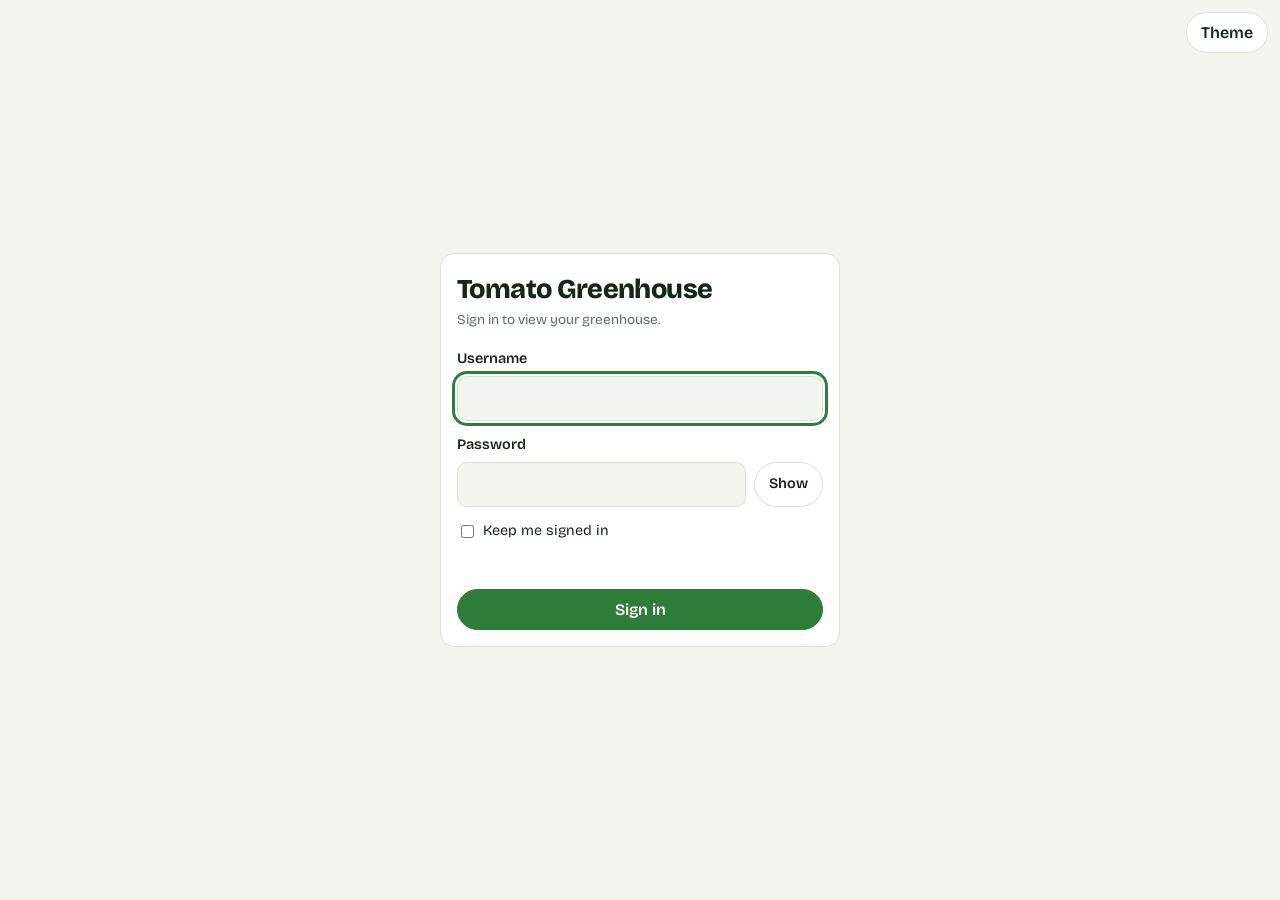
<file: greenhouse-ui/index.html>
<!DOCTYPE html>
<html lang="en">
<head>
<meta charset="utf-8">
<meta name="viewport" content="width=device-width, initial-scale=1, viewport-fit=cover">
<title>Sign in - Tomato Greenhouse</title>
<link rel="stylesheet" href="https://fonts.googleapis.com/css2?family=Bricolage+Grotesque:opsz,wght@12..96,400;12..96,600;12..96,800&display=swap">
<link rel="stylesheet" href="css/style.css">
</head>
<body>
<button class="btn corner" id="themeBtn" type="button">Theme</button>
<main class="auth">
  <div class="panel auth-card">
    <h1>Tomato Greenhouse</h1>
    <div class="sub">Sign in to view your greenhouse.</div>

    <form id="form" novalidate>
      <label>Username
        <input type="text" id="user" autocomplete="username" required autofocus>
      </label>
      <label>Password
        <div class="pw">
          <input type="password" id="pass" autocomplete="current-password" required>
          <button class="btn" type="button" id="toggle" aria-label="Show password">Show</button>
        </div>
      </label>
      <label class="check"><input type="checkbox" id="remember"> Keep me signed in</label>
      <p class="err" id="err" role="alert"></p>
      <button class="btn primary" id="submit" type="submit">Sign in</button>
    </form>

  </div>
</main>

<script src="js/config.js"></script>
<script src="js/auth.js"></script>
<script src="js/api.js"></script>
<script src="js/login.js"></script>
</body>
</html>
</file>
<file: greenhouse-ui/css/style.css>
:root{--bg:#f2f5ee;--surface:#fff;--ink:#17261b;--muted:#5d6e61;--line:#d9e1d4;--leaf:#2f7d3b;--leaf-ink:#fff;--leaf-soft:#e1f0dc;--tomato:#d63b2a;
 --c-temp:#d63b2a;--c-hum:#2b7bb9;--c-soil:#8a5a2b;--c-light:#d9a21b;--c-height:#2f7d3b}
@media (prefers-color-scheme:dark){:root:not([data-theme="light"]){--bg:#0f1a12;--surface:#17251a;--ink:#e6efe3;--muted:#9bb09f;--line:#27382b;--leaf:#6fcf7f;--leaf-ink:#0f1a12;--leaf-soft:#1f3a25;--tomato:#ff6b57;--c-temp:#ff6b57;--c-hum:#6cb4ea;--c-soil:#c99a64;--c-light:#f0c24b;--c-height:#6fcf7f}}
:root[data-theme="dark"]{--bg:#0f1a12;--surface:#17251a;--ink:#e6efe3;--muted:#9bb09f;--line:#27382b;--leaf:#6fcf7f;--leaf-ink:#0f1a12;--leaf-soft:#1f3a25;--tomato:#ff6b57;--c-temp:#ff6b57;--c-hum:#6cb4ea;--c-soil:#c99a64;--c-light:#f0c24b;--c-height:#6fcf7f}

*,*::before,*::after{box-sizing:border-box}
body{margin:0;background:var(--bg);color:var(--ink);font-family:"Bricolage Grotesque",system-ui,-apple-system,"Segoe UI",Roboto,sans-serif;line-height:1.45}
button,input{font:inherit;color:inherit}
:focus-visible{outline:3px solid var(--leaf);outline-offset:2px}
[hidden]{display:none!important}

/* shared */
.wrap{max-width:1120px;margin:0 auto;padding:16px}
h1{font-size:1.5rem;font-weight:800;margin:0;letter-spacing:-.02em}
h2{font-size:1.05rem;margin:28px 0 12px;font-weight:600}
.sub{color:var(--muted);font-size:.85rem}
.btn{border:1px solid var(--line);background:var(--surface);border-radius:999px;padding:8px 14px;cursor:pointer;display:inline-flex;align-items:center;justify-content:center;gap:8px;font-weight:600}
.btn:hover{border-color:var(--leaf)}
.btn.primary{background:var(--leaf);border-color:var(--leaf);color:var(--leaf-ink)}
.btn:disabled{opacity:.55;cursor:not-allowed}
.dot{width:9px;height:9px;border-radius:50%;background:var(--muted);display:inline-block}
.dot.on{background:var(--leaf)}.dot.off{background:var(--tomato)}
.panel{background:var(--surface);border:1px solid var(--line);border-radius:14px;padding:16px}
.grid{display:grid;gap:12px}

/* login */
.auth{min-height:100vh;display:grid;place-items:center;padding:16px}
.auth-card{width:100%;max-width:400px}
.auth-card h1{font-size:1.7rem}
.auth-card form{display:grid;gap:14px;margin-top:20px}
.auth-card label{display:grid;gap:6px;font-weight:600;font-size:.9rem}
.auth-card input[type=text],.auth-card input[type=password]{width:100%;padding:11px 12px;border:1px solid var(--line);border-radius:10px;background:var(--bg)}
.pw{display:flex;gap:8px}
.pw input{flex:1;min-width:0}
.check{display:flex!important;grid-template-columns:none;align-items:center;gap:8px;font-weight:400!important}
.err{color:var(--tomato);font-size:.9rem;min-height:1.3em;margin:0}
.hint{margin-top:16px;padding:10px 12px;border-radius:10px;background:var(--leaf-soft);font-size:.85rem}
.corner{position:fixed;top:12px;right:12px}

/* dashboard */
header.top{display:flex;align-items:center;gap:12px;flex-wrap:wrap;margin-bottom:20px}
header.top .sp{flex:1}
.wifi{display:inline-flex;align-items:center;gap:8px;font-size:.9rem;font-weight:600}
.sensors{grid-template-columns:repeat(auto-fit,minmax(140px,1fr))}
.tile .lbl{color:var(--muted);font-size:.85rem}
.tile .val{font-size:2.1rem;font-weight:800;letter-spacing:-.03em;line-height:1.1;margin-top:4px}
.tile .val small{font-size:.9rem;font-weight:600;color:var(--muted);margin-left:3px}
.bar{height:6px;border-radius:3px;background:var(--line);margin-top:10px;overflow:hidden}
.bar i{display:block;height:100%;border-radius:3px;transition:width .6s}
.hero{display:grid;grid-template-columns:1fr;gap:12px;margin-bottom:12px}
@media(min-width:760px){.hero{grid-template-columns:1.1fr 2fr}}
.height{display:flex;gap:18px;align-items:stretch;min-height:190px}
/* Keep the Plant height heading separate from the top ruler tick label. */
/* Keep the chart scale visibly below the title so the top 40 cm tick cannot collide with it. */
.hbig .lbl{margin-bottom:0}
.hbig .height{min-height:176px;padding-top:18px}
.ruler{width:44px;position:relative;border-left:2px solid var(--ink);margin-left:6px}
.ruler span{position:absolute;left:0;width:18px;border-top:2px solid var(--ink)}
.ruler em{position:absolute;left:24px;font-style:normal;font-size:.7rem;color:var(--muted);transform:translateY(-50%)}
.plant{position:absolute;left:-2px;bottom:0;width:6px;background:var(--leaf);border-radius:3px 3px 0 0;transition:height .6s}
.plant::before{content:"";position:absolute;top:-5px;left:-5px;width:16px;height:16px;border-radius:50% 0 50% 50%;background:var(--leaf);transform:rotate(-45deg)}
.hbig .val{font-size:3.2rem}
.devices{grid-template-columns:repeat(auto-fit,minmax(150px,1fr))}
.dev{display:flex;align-items:center;gap:12px}
.dev .ic{width:38px;height:38px;border-radius:10px;background:var(--line);display:grid;place-items:center;transition:.3s}
.dev.on .ic{background:var(--leaf-soft);color:var(--leaf)}
.dev b{display:block}
.pill{font-size:.78rem;font-weight:700;padding:2px 9px;border-radius:999px;background:var(--line);color:var(--muted)}
.dev.on .pill{background:var(--leaf);color:var(--leaf-ink)}
.tabs{display:inline-flex;border:1px solid var(--line);border-radius:999px;overflow:hidden;background:var(--surface)}
.tabs button{border:0;background:none;padding:6px 14px;cursor:pointer;font-weight:600;color:var(--muted)}
.tabs button[aria-pressed=true]{background:var(--leaf);color:var(--leaf-ink)}
.charts{grid-template-columns:1fr}
@media(min-width:820px){.charts{grid-template-columns:1fr 1fr}}
.chart h3{margin:0 0 8px;font-size:.95rem;font-weight:600}
.chart canvas{width:100%!important;height:200px!important}
.chart.wide{grid-column:1/-1}
.scroll{overflow-x:auto}
table{width:100%;border-collapse:collapse;font-size:.88rem;min-width:620px}
th,td{text-align:left;padding:8px 10px;border-bottom:1px solid var(--line);white-space:nowrap}
th{color:var(--muted);font-weight:600}
td.s-on{color:var(--leaf);font-weight:700}
.banner{background:var(--tomato);color:#fff;padding:8px 12px;border-radius:10px;margin-bottom:12px;font-size:.9rem}
@media (prefers-reduced-motion:reduce){*{transition:none!important}}

/* export */
.export-footer{margin-top:22px;padding:22px;display:grid;gap:20px;border-radius:18px;box-shadow:0 8px 24px rgba(0,0,0,.06)}
.export-intro h2{margin:0 0 5px;font-size:1.2rem;letter-spacing:-.015em}
.export-intro p{margin:0;max-width:720px}
.export-title-line{display:flex;align-items:center;gap:13px}
.export-icon{width:42px;height:42px;display:grid;place-items:center;flex:0 0 auto;border-radius:13px;background:var(--leaf-soft);color:var(--leaf);font-size:1.55rem;font-weight:800}
.export-controls{display:grid;grid-template-columns:minmax(0,1fr) minmax(0,1fr);gap:16px;align-items:stretch}
.export-control-card{min-width:0;padding:17px;border:1px solid var(--line);border-radius:14px;background:color-mix(in srgb,var(--bg) 48%,var(--surface));display:flex;flex-direction:column;gap:13px}
.export-card-title{display:flex;align-items:center;gap:9px;font-weight:800;font-size:.98rem}
.step-number{display:grid;place-items:center;width:26px;height:26px;border-radius:8px;background:var(--leaf-soft);color:var(--leaf);font-size:.82rem;font-weight:800}
.export-field{display:grid;gap:7px;font-size:.9rem;font-weight:650;min-width:0}
.field-caption{color:var(--muted);font-size:.8rem;font-weight:700;letter-spacing:.01em}
.export-field select,.export-field input[type=date]{display:block;width:100%;min-width:0;min-height:44px;padding:10px 12px;border:1px solid var(--line);border-radius:10px;background:var(--surface);color:var(--ink);font:inherit;font-weight:500;box-shadow:0 1px 2px rgba(0,0,0,.025)}
.export-field select{cursor:pointer}
.export-field select:focus,.export-field input[type=date]:focus{border-color:var(--leaf);outline:3px solid color-mix(in srgb,var(--leaf) 18%,transparent);outline-offset:1px}
.export-custom{display:grid;grid-template-columns:repeat(2,minmax(0,1fr));gap:12px;padding:13px;background:var(--leaf-soft);border:1px solid color-mix(in srgb,var(--leaf) 24%,var(--line));border-radius:12px}
.conditional-date{padding:12px;background:var(--leaf-soft);border:1px solid color-mix(in srgb,var(--leaf) 24%,var(--line));border-radius:12px}
.field-help{margin:0;color:var(--muted);font-size:.78rem;line-height:1.4}
.worksheet-notes{display:grid;gap:10px;padding:12px 13px;border-radius:11px;background:var(--bg)}
.worksheet-notes>div{display:flex;align-items:flex-start;gap:10px}
.worksheet-dot{width:8px;height:8px;margin-top:5px;flex:0 0 auto;border-radius:50%;background:var(--leaf)}
.worksheet-notes strong,.worksheet-notes small{display:block}
.worksheet-notes strong{font-size:.84rem}
.worksheet-notes small{margin-top:2px;color:var(--muted);font-size:.78rem}
.export-actions{display:flex;align-items:center;justify-content:space-between;gap:16px;padding-top:16px;border-top:1px solid var(--line)}
.export-status{margin:0;min-height:1.25em;line-height:1.45}
.export-status.error-text{color:var(--tomato)}
.export-button{min-height:46px;padding:11px 18px;white-space:nowrap;box-shadow:0 4px 12px color-mix(in srgb,var(--leaf) 20%,transparent)}
.export-button>span:first-child{font-size:1.2rem;font-weight:800}
.file-extension{opacity:.78;font-size:.85em}
@media(max-width:760px){.export-footer{padding:17px}.export-controls{grid-template-columns:1fr}.export-actions{align-items:stretch;flex-direction:column-reverse}.export-button{width:100%}}
@media(max-width:430px){.export-custom{grid-template-columns:1fr}.export-control-card{padding:13px}}


/* Official ruler growth and experimental ultrasonic data */
.growth-entry,.ultrasonic-panel{margin-top:20px;display:grid;gap:14px}
.growth-entry-head h2,.ultrasonic-head h2{margin:0 0 5px;font-size:1.12rem}
.growth-entry-head p,.ultrasonic-head p{margin:0;max-width:820px}
.growth-form{display:grid;grid-template-columns:minmax(130px,.75fr) minmax(170px,1fr) minmax(190px,1.4fr) auto;gap:12px;align-items:end}
.growth-field{display:grid;gap:6px;font-size:.87rem;font-weight:700;min-width:0}
.growth-field input{min-width:0;width:100%;min-height:42px;padding:9px 11px;border:1px solid var(--line);border-radius:10px;background:var(--bg);color:var(--ink);font:inherit;font-weight:500}
.growth-form button{min-height:42px;white-space:nowrap}
.growth-status{margin:0;min-height:1.2em}
.growth-status.error-text{color:var(--tomato)}
.ultrasonic-head{display:flex;justify-content:space-between;align-items:flex-start;gap:12px}
.experimental-pill{flex:0 0 auto;border:1px solid var(--line);border-radius:999px;padding:4px 10px;font-size:.78rem;font-weight:800;color:var(--muted);background:var(--bg)}
@media(max-width:850px){.growth-form{grid-template-columns:repeat(2,minmax(0,1fr))}.growth-notes{grid-column:1/-1}.growth-form button{grid-column:1/-1;width:100%}}
@media(max-width:460px){.growth-form{grid-template-columns:1fr}.growth-notes,.growth-form button{grid-column:auto}.ultrasonic-head{flex-direction:column}}

/* Digital LDR state card */
.light-value{display:flex;align-items:center;gap:10px;font-size:1.65rem!important;letter-spacing:-.02em}
.light-value::before{content:"";width:11px;height:11px;border-radius:50%;background:var(--muted);flex:0 0 auto}
.light-value.is-bright::before{background:var(--leaf);box-shadow:0 0 0 4px color-mix(in srgb,var(--leaf) 14%,transparent)}
.light-value.is-dark::before{background:var(--c-light);box-shadow:0 0 0 4px color-mix(in srgb,var(--c-light) 14%,transparent)}
.light-help{margin-top:10px;font-size:.78rem}

/* Previous readings: compact, readable, newest row highlighted */
.section-heading{display:flex;align-items:flex-end;justify-content:space-between;gap:12px;flex-wrap:wrap;margin:8px 0 12px}
.section-heading h2{margin:0 0 3px}
.section-heading p{margin:0}
.table-meta{display:inline-flex;align-items:center;border:1px solid var(--line);border-radius:999px;padding:5px 10px;background:var(--surface);color:var(--muted);font-size:.76rem;font-weight:750;white-space:nowrap}
.readings-panel{padding:8px 14px;border-radius:16px;box-shadow:0 4px 16px rgba(0,0,0,.045)}
.readings-panel table{min-width:930px;font-size:.86rem}
.readings-panel th{position:sticky;top:0;background:var(--surface);z-index:1;padding-top:12px;padding-bottom:12px;font-size:.78rem;letter-spacing:.015em}
.readings-panel td{padding-top:10px;padding-bottom:10px}
.readings-panel tbody tr{transition:background .15s ease}
.readings-panel tbody tr:nth-child(even){background:color-mix(in srgb,var(--bg) 30%,var(--surface))}
.readings-panel tbody tr:hover{background:var(--leaf-soft)}
.readings-panel tbody tr.latest-row td{background:color-mix(in srgb,var(--leaf-soft) 42%,var(--surface));font-weight:650}
.readings-panel tbody tr.latest-row td:first-child{box-shadow:inset 3px 0 0 var(--leaf)}
.readings-panel tbody tr:last-child td{border-bottom:0}
.timestamp-cell{display:inline-flex;align-items:center;gap:8px}
.latest-badge{display:inline-flex;align-items:center;border-radius:999px;padding:2px 7px;background:var(--leaf-soft);color:var(--leaf);font-size:.68rem;font-weight:800;letter-spacing:.01em}
.light-pill,.state-pill{display:inline-flex;align-items:center;gap:6px;border-radius:999px;padding:3px 9px;font-size:.74rem;font-weight:800;line-height:1.35}
.light-pill.is-bright{background:var(--leaf-soft);color:var(--leaf)}
.light-pill.is-dark{background:color-mix(in srgb,var(--c-light) 16%,var(--surface));color:var(--c-light)}
.condition-dot{width:6px;height:6px;border-radius:50%;background:currentColor}
.state-pill.is-on{background:var(--leaf-soft);color:var(--leaf)}
.state-pill.is-off{background:var(--bg);color:var(--muted)}
.empty-table{text-align:center;padding:24px 12px}
</file>
